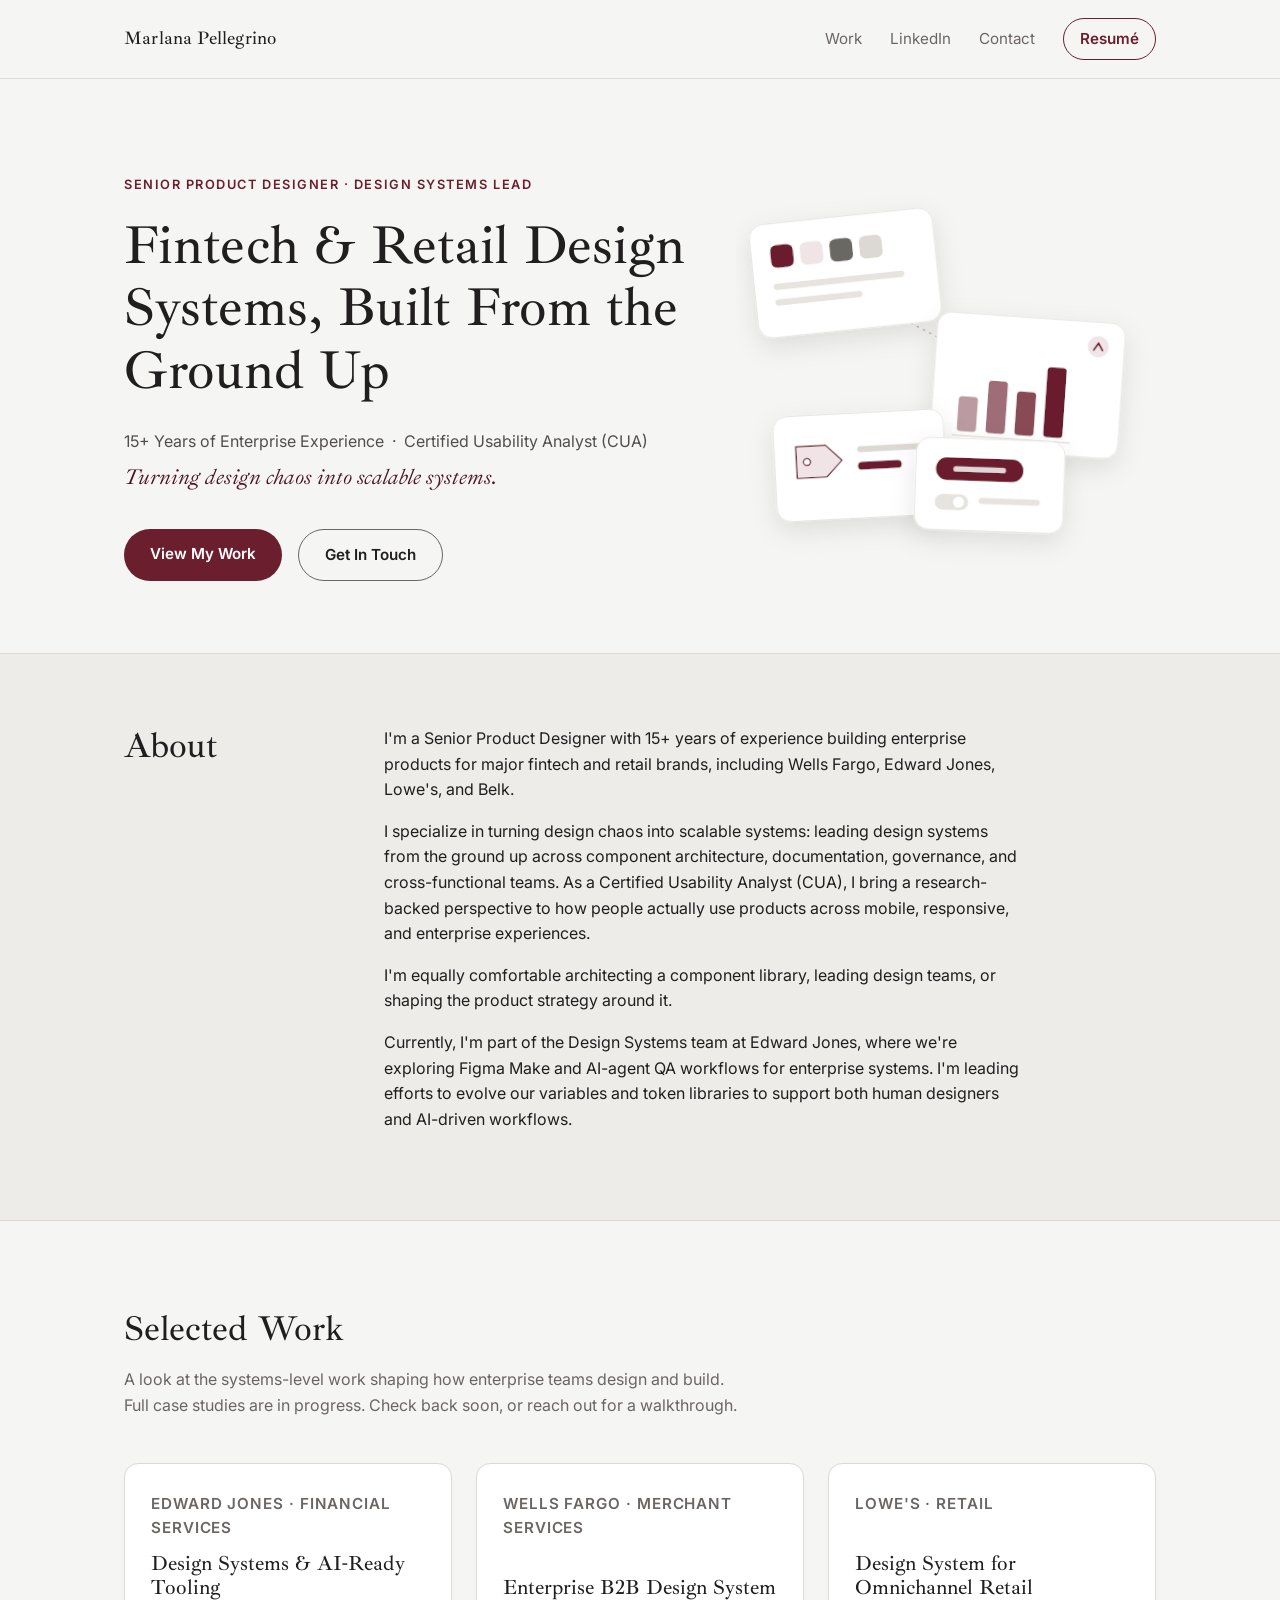
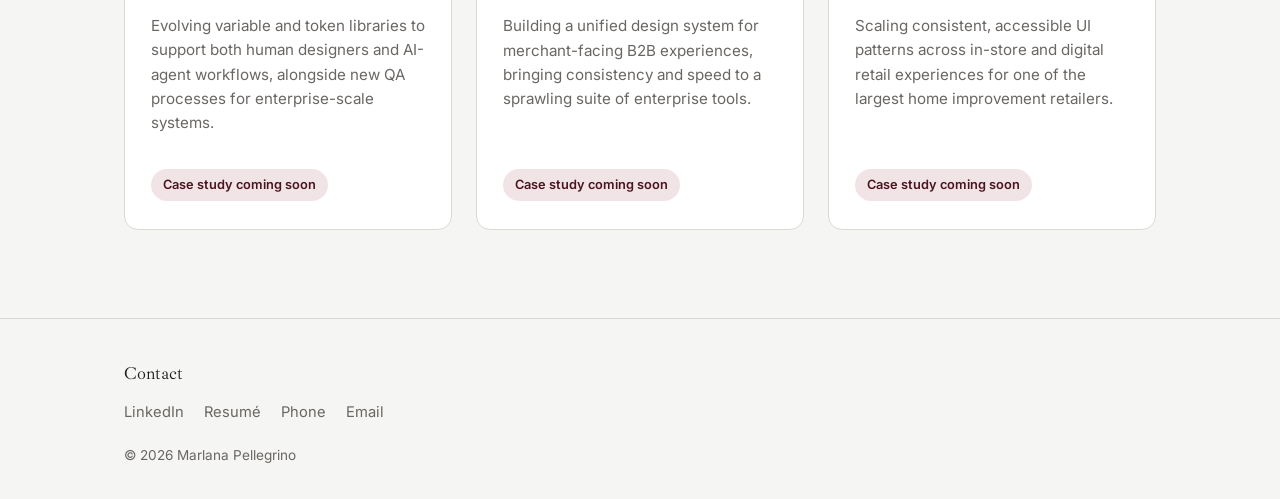
<file: index.html>
<!DOCTYPE html>
<html lang="en">
<head>
<meta charset="UTF-8">
<meta name="viewport" content="width=device-width, initial-scale=1.0">
<title>Marlana Pellegrino | Senior Product Designer &amp; Design Systems Lead</title>
<meta name="description" content="Senior Product Designer &amp; Design Systems Lead with 15+ years building enterprise design systems from the ground up for fintech and retail brands.">

<link rel="preconnect" href="https://fonts.googleapis.com">
<link rel="preconnect" href="https://fonts.gstatic.com" crossorigin>
<link href="https://fonts.googleapis.com/css2?family=Ibarra+Real+Nova:ital,wght@0,400;0,500;0,600;0,700;1,400;1,500&family=Inter:wght@400;500;600;700&display=swap" rel="stylesheet">

<link rel="stylesheet" href="styles.css">
</head>
<body>

<a class="skip-link" href="#main">Skip to content</a>

<header class="site-header" id="top">
  <div class="wrap header-inner">
    <a class="wordmark" href="#top">Marlana Pellegrino</a>

    <button class="nav-toggle" id="navToggle" aria-expanded="false" aria-controls="primaryNav" aria-label="Toggle navigation">
      <span></span><span></span><span></span>
    </button>

    <nav class="primary-nav" id="primaryNav">
      <a href="#work">Work</a>
      <a href="https://www.linkedin.com/in/marlanapellegrino/" target="_blank" rel="noopener">LinkedIn</a>
      <a href="contact.html">Contact</a>
      <!-- TODO: add resume.pdf to the repo root before launch -->
      <a href="resume.pdf" target="_blank" rel="noopener" class="nav-cta">Resumé</a>
    </nav>
  </div>
</header>

<main id="main">

  <section class="hero">
    <div class="wrap hero-grid">
      <div class="hero-content">
        <p class="eyebrow">Senior Product Designer &middot; Design Systems Lead</p>
        <h1>Fintech &amp; Retail Design Systems, Built From the Ground Up</h1>
        <p class="hero-meta">15+ Years of Enterprise Experience &nbsp;&middot;&nbsp; Certified Usability Analyst (CUA)</p>
        <p class="tagline">Turning design chaos into scalable systems.</p>
        <div class="hero-actions">
          <a href="#work" class="btn btn-primary">View My Work</a>
          <a href="contact.html" class="btn btn-ghost">Get In Touch</a>
        </div>
      </div>

      <div class="hero-graphic" aria-hidden="true">
        <svg viewBox="0 0 480 440" xmlns="http://www.w3.org/2000/svg">
          <defs>
            <filter id="cardShadow" x="-40%" y="-40%" width="180%" height="180%">
              <feDropShadow dx="0" dy="10" stdDeviation="14" flood-color="#201e1f" flood-opacity="0.10"/>
            </filter>
          </defs>

          <!-- connecting lines -->
          <g stroke="#c9a3ab" stroke-width="1.5" stroke-dasharray="3 5" fill="none" opacity="0.8">
            <path d="M150 130 L300 210"/>
            <path d="M180 300 L280 330"/>
            <path d="M300 260 L230 320"/>
          </g>
          <circle cx="150" cy="130" r="3.5" fill="#6b1f2e"/>
          <circle cx="300" cy="210" r="3.5" fill="#6b1f2e"/>
          <circle cx="280" cy="330" r="3.5" fill="#6b1f2e"/>

          <!-- Card A: tokens / swatches (back) -->
          <g transform="rotate(-6 120 100)" filter="url(#cardShadow)">
            <rect x="20" y="35" width="210" height="130" rx="16" fill="#ffffff" stroke="#e7e3de"/>
            <rect x="42" y="60" width="26" height="26" rx="7" fill="#6b1f2e"/>
            <rect x="76" y="60" width="26" height="26" rx="7" fill="#f1e4e6"/>
            <rect x="110" y="60" width="26" height="26" rx="7" fill="#6a6863"/>
            <rect x="144" y="60" width="26" height="26" rx="7" fill="#dcd9d4"/>
            <rect x="42" y="104" width="150" height="7" rx="3.5" fill="#e7e3de"/>
            <rect x="42" y="122" width="100" height="7" rx="3.5" fill="#e7e3de"/>
          </g>

          <!-- Card B: growth / fintech metrics -->
          <g transform="rotate(4 330 240)" filter="url(#cardShadow)">
            <rect x="225" y="150" width="215" height="155" rx="16" fill="#ffffff" stroke="#e7e3de"/>
            <circle cx="410" cy="178" r="12" fill="#f1e4e6"/>
            <path d="M405 182 l5 -8 l5 8" stroke="#6b1f2e" stroke-width="2" fill="none" stroke-linecap="round" stroke-linejoin="round"/>
            <rect x="255" y="245" width="22" height="40" rx="4" fill="#6b1f2e" opacity="0.45"/>
            <rect x="288" y="225" width="22" height="60" rx="4" fill="#6b1f2e" opacity="0.65"/>
            <rect x="321" y="235" width="22" height="50" rx="4" fill="#6b1f2e" opacity="0.8"/>
            <rect x="354" y="205" width="22" height="80" rx="4" fill="#6b1f2e"/>
            <line x1="250" y1="290" x2="385" y2="290" stroke="#e7e3de" stroke-width="1.5"/>
          </g>

          <!-- Card C: retail / product tag -->
          <g transform="rotate(-3 130 330)" filter="url(#cardShadow)">
            <rect x="45" y="260" width="195" height="120" rx="16" fill="#ffffff" stroke="#e7e3de"/>
            <path d="M70 295 h34 l18 18 -18 18 h-34 z" fill="#f1e4e6" stroke="#6b1f2e" stroke-width="1.5"/>
            <circle cx="82" cy="313" r="4" fill="#ffffff" stroke="#6b1f2e" stroke-width="1.5"/>
            <rect x="140" y="298" width="80" height="7" rx="3.5" fill="#dcd9d4"/>
            <rect x="140" y="316" width="50" height="9" rx="4.5" fill="#6b1f2e"/>
          </g>

          <!-- Card D: component / interaction (front) -->
          <g transform="rotate(2 300 340)" filter="url(#cardShadow)">
            <rect x="205" y="290" width="170" height="105" rx="16" fill="#ffffff" stroke="#e7e3de"/>
            <rect x="228" y="312" width="100" height="26" rx="13" fill="#6b1f2e"/>
            <rect x="248" y="322" width="60" height="6" rx="3" fill="#f6f5f3" opacity="0.85"/>
            <rect x="228" y="354" width="38" height="18" rx="9" fill="#e7e3de"/>
            <circle cx="255" cy="363" r="7" fill="#ffffff" stroke="#dcd9d4"/>
            <rect x="278" y="357" width="70" height="7" rx="3.5" fill="#e7e3de"/>
          </g>
        </svg>
      </div>
    </div>
  </section>

  <section class="about" id="about">
    <div class="wrap about-grid">
      <h2>About</h2>
      <div class="about-copy">
        <p>I'm a Senior Product Designer with 15+ years of experience building enterprise products for major fintech and retail brands, including Wells Fargo, Edward Jones, Lowe's, and Belk.</p>
        <p>I specialize in turning design chaos into scalable systems: leading design systems from the ground up across component architecture, documentation, governance, and cross-functional teams. As a Certified Usability Analyst (CUA), I bring a research-backed perspective to how people actually use products across mobile, responsive, and enterprise experiences.</p>
        <p>I'm equally comfortable architecting a component library, leading design teams, or shaping the product strategy around it.</p>
        <p>Currently, I'm part of the Design Systems team at Edward Jones, where we're exploring Figma Make and AI-agent QA workflows for enterprise systems. I'm leading efforts to evolve our variables and token libraries to support both human designers and AI-driven workflows.</p>
      </div>
    </div>
  </section>

  <section class="work" id="work">
    <div class="wrap">
      <h2>Selected Work</h2>
      <p class="section-intro">A look at the systems-level work shaping how enterprise teams design and build. Full case studies are in progress. Check back soon, or reach out for a walkthrough.</p>

      <div class="work-grid">

        <article class="work-card">
          <p class="work-tag">Edward Jones &middot; Financial Services</p>
          <h3>Design Systems &amp; AI-Ready Tooling</h3>
          <p>Evolving variable and token libraries to support both human designers and AI-agent workflows, alongside new QA processes for enterprise-scale systems.</p>
          <span class="work-status">Case study coming soon</span>
        </article>

        <article class="work-card">
          <p class="work-tag">Wells Fargo &middot; Merchant Services</p>
          <h3>Enterprise B2B Design System</h3>
          <p>Building a unified design system for merchant-facing B2B experiences, bringing consistency and speed to a sprawling suite of enterprise tools.</p>
          <span class="work-status">Case study coming soon</span>
        </article>

        <article class="work-card">
          <p class="work-tag">Lowe's &middot; Retail</p>
          <h3>Design System for Omnichannel Retail</h3>
          <p>Scaling consistent, accessible UI patterns across in-store and digital retail experiences for one of the largest home improvement retailers.</p>
          <span class="work-status">Case study coming soon</span>
        </article>

      </div>
    </div>
  </section>

</main>

<footer class="site-footer">
  <div class="wrap">
    <p class="footer-heading">Contact</p>
    <div class="footer-links">
      <a href="https://www.linkedin.com/in/marlanapellegrino/" target="_blank" rel="noopener">LinkedIn</a>
      <a href="resume.pdf" target="_blank" rel="noopener">Resumé</a>
      <a href="tel:+16175011890">Phone</a>
      <a href="mailto:marlanapellegrino76@gmail.com">Email</a>
    </div>
    <p class="footer-copyright">&copy; <span id="year"></span> Marlana Pellegrino</p>
  </div>
</footer>

<script src="script.js"></script>
</body>
</html>
</file>
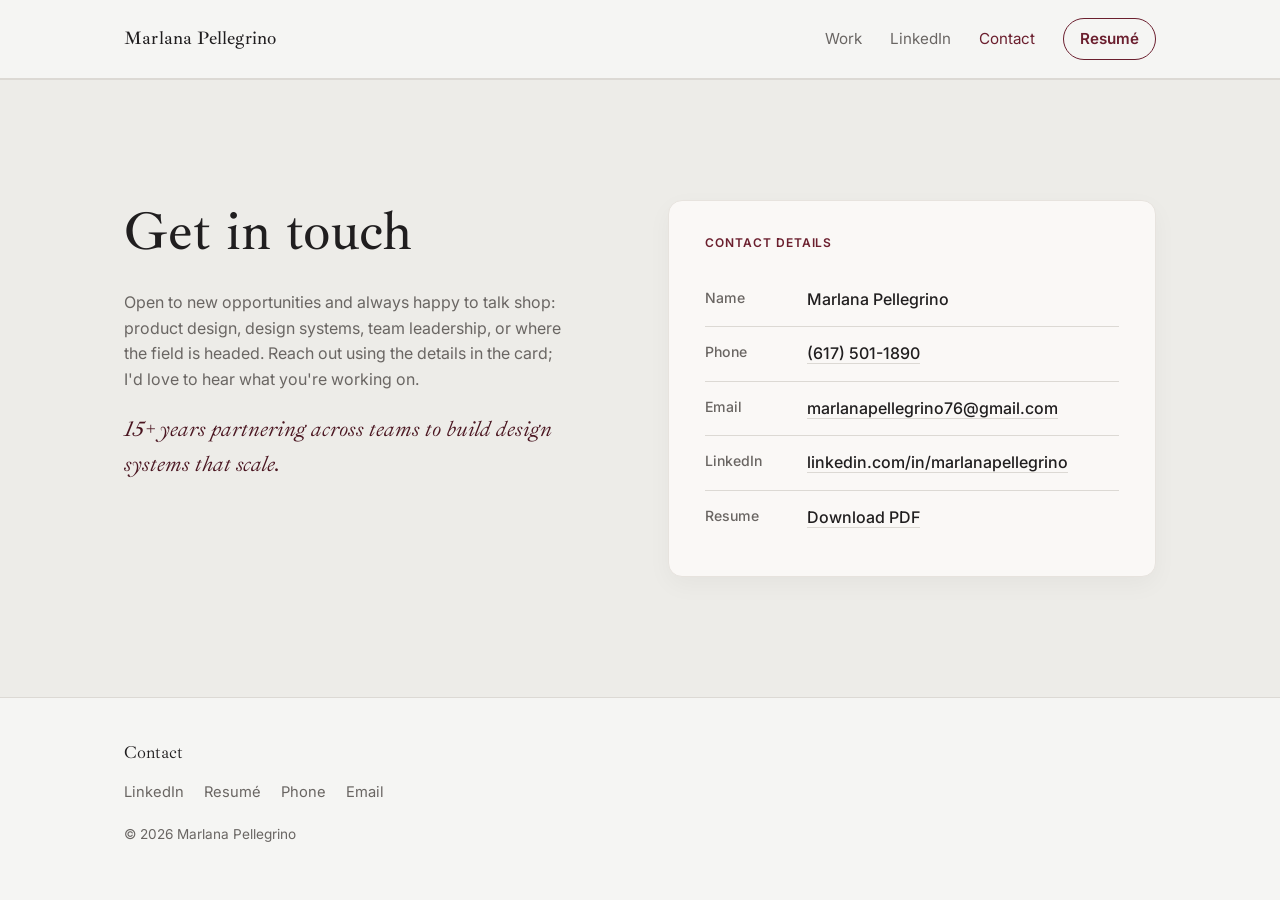
<file: contact.html>
<!DOCTYPE html>
<html lang="en">
<head>
<meta charset="UTF-8">
<meta name="viewport" content="width=device-width, initial-scale=1.0">
<title>Contact | Marlana Pellegrino</title>
<meta name="description" content="Get in touch with Marlana Pellegrino, Senior Product Designer &amp; Design Systems Lead.">

<link rel="preconnect" href="https://fonts.googleapis.com">
<link rel="preconnect" href="https://fonts.gstatic.com" crossorigin>
<link href="https://fonts.googleapis.com/css2?family=Ibarra+Real+Nova:ital,wght@0,400;0,500;0,600;0,700;1,400;1,500&family=Inter:wght@400;500;600;700&display=swap" rel="stylesheet">

<link rel="stylesheet" href="styles.css">
</head>
<body>

<a class="skip-link" href="#main">Skip to content</a>

<header class="site-header">
  <div class="wrap header-inner">
    <a class="wordmark" href="index.html">Marlana Pellegrino</a>

    <button class="nav-toggle" id="navToggle" aria-expanded="false" aria-controls="primaryNav" aria-label="Toggle navigation">
      <span></span><span></span><span></span>
    </button>

    <nav class="primary-nav" id="primaryNav">
      <a href="index.html#work">Work</a>
      <a href="https://www.linkedin.com/in/marlanapellegrino/" target="_blank" rel="noopener">LinkedIn</a>
      <a href="contact.html" aria-current="page">Contact</a>
      <!-- TODO: add resume.pdf to the repo root before launch -->
      <a href="resume.pdf" target="_blank" rel="noopener" class="nav-cta">Resumé</a>
    </nav>
  </div>
</header>

<main id="main">

  <section class="contact contact-page">
    <div class="wrap contact-grid">
      <div class="contact-intro">
        <h1>Get in touch</h1>
        <p>Open to new opportunities and always happy to talk shop: product design, design systems, team leadership, or where the field is headed. Reach out using the details in the card; I'd love to hear what you're working on.</p>
        <p class="tagline">15+ years partnering across teams to build design systems that scale.</p>
      </div>

      <div class="contact-card">
        <p class="contact-card-label">Contact Details</p>
        <dl class="contact-details">
          <div class="contact-row">
            <dt>Name</dt>
            <dd>Marlana Pellegrino</dd>
          </div>
          <div class="contact-row">
            <dt>Phone</dt>
            <dd><a href="tel:+16175011890">(617) 501-1890</a></dd>
          </div>
          <div class="contact-row">
            <dt>Email</dt>
            <dd><a href="mailto:marlanapellegrino76@gmail.com">marlanapellegrino76@gmail.com</a></dd>
          </div>
          <div class="contact-row">
            <dt>LinkedIn</dt>
            <dd><a href="https://www.linkedin.com/in/marlanapellegrino/" target="_blank" rel="noopener">linkedin.com/in/marlanapellegrino</a></dd>
          </div>
          <div class="contact-row">
            <dt>Resume</dt>
            <dd><a href="resume.pdf" target="_blank" rel="noopener">Download PDF</a></dd>
          </div>
        </dl>
      </div>
    </div>
  </section>

</main>

<footer class="site-footer">
  <div class="wrap">
    <p class="footer-heading">Contact</p>
    <div class="footer-links">
      <a href="https://www.linkedin.com/in/marlanapellegrino/" target="_blank" rel="noopener">LinkedIn</a>
      <a href="resume.pdf" target="_blank" rel="noopener">Resumé</a>
      <a href="tel:+16175011890">Phone</a>
      <a href="mailto:marlanapellegrino76@gmail.com">Email</a>
    </div>
    <p class="footer-copyright">&copy; <span id="year"></span> Marlana Pellegrino</p>
  </div>
</footer>

<script src="script.js"></script>
</body>
</html>
</file>
<file: styles.css>
/* ===========================================================
   Marlana Pellegrino: Portfolio
   Palette: neutral off-white, warm grays, deep burgundy accent
   Fonts: Ibarra Real Nova (display) + Inter (body/UI)
=========================================================== */

:root {
  --bg: #f5f5f3;
  --bg-alt: #edece8;
  --ink: #201e1f;
  --ink-soft: #6a6663;
  --line: #dcd9d4;
  --burgundy: #6b1f2e;
  --burgundy-deep: #4a1520;
  --burgundy-tint: #f1e4e6;

  --font-display: 'Ibarra Real Nova', Georgia, serif;
  --font-body: 'Inter', -apple-system, BlinkMacSystemFont, 'Segoe UI', sans-serif;

  --max-width: 1080px;
}

* { box-sizing: border-box; }

html { scroll-behavior: smooth; }

body {
  margin: 0;
  background: var(--bg);
  color: var(--ink);
  font-family: var(--font-body);
  line-height: 1.6;
  -webkit-font-smoothing: antialiased;
}

h1, h2, h3 {
  font-family: var(--font-display);
  color: var(--ink);
  margin: 0 0 0.5em;
  line-height: 1.15;
  font-weight: 500;
}

h1 { font-size: clamp(2.1rem, 4.5vw, 3.4rem); }
h2 { font-size: clamp(1.6rem, 3vw, 2.2rem); }
h3 { font-size: 1.3rem; }

p { margin: 0 0 1em; color: var(--ink); }

a { color: inherit; }

.wrap {
  max-width: var(--max-width);
  margin: 0 auto;
  padding: 0 24px;
}

.skip-link {
  position: absolute;
  left: -999px;
  top: 0;
  background: var(--burgundy);
  color: #fff;
  padding: 10px 16px;
  z-index: 100;
}
.skip-link:focus { left: 12px; top: 12px; }

/* ---------- Focus states ---------- */

a:focus-visible,
button:focus-visible {
  outline: 2px solid var(--burgundy);
  outline-offset: 2px;
  border-radius: 4px;
}

.nav-cta:focus-visible,
.btn:focus-visible {
  outline-offset: 3px;
}

/* ---------- Header / Nav ---------- */

.site-header {
  position: sticky;
  top: 0;
  z-index: 50;
  background: rgba(245, 245, 243, 0.92);
  backdrop-filter: saturate(140%) blur(6px);
  border-bottom: 1px solid var(--line);
}

.header-inner {
  display: flex;
  align-items: center;
  justify-content: space-between;
  padding-top: 18px;
  padding-bottom: 18px;
}

.wordmark {
  font-family: var(--font-display);
  font-size: 1.15rem;
  font-weight: 500;
  text-decoration: none;
  color: var(--ink);
  letter-spacing: 0.01em;
}

.primary-nav {
  display: flex;
  align-items: center;
  gap: 28px;
  font-size: 0.95rem;
}

.primary-nav a {
  text-decoration: none;
  color: var(--ink-soft);
  transition: color 0.15s ease;
}

.primary-nav a:hover { color: var(--burgundy); }

.nav-cta {
  color: var(--burgundy) !important;
  font-weight: 600;
  border: 1px solid var(--burgundy);
  padding: 8px 16px;
  border-radius: 999px;
}

.nav-cta:hover {
  background: var(--burgundy);
  color: #fff !important;
}

.nav-toggle {
  display: none;
  flex-direction: column;
  gap: 5px;
  background: none;
  border: none;
  cursor: pointer;
  padding: 6px;
}

.nav-toggle span {
  width: 24px;
  height: 2px;
  background: var(--ink);
  display: block;
}

/* ---------- Hero ---------- */

.hero {
  padding: 96px 0 72px;
  text-align: left;
  overflow: hidden;
}

.hero-grid {
  display: grid;
  grid-template-columns: minmax(0, 1fr) minmax(0, 420px);
  gap: 40px;
  align-items: center;
}

.hero-graphic svg {
  width: 100%;
  height: auto;
  display: block;
}

.eyebrow {
  text-transform: uppercase;
  letter-spacing: 0.12em;
  font-size: 0.8rem;
  font-weight: 600;
  color: var(--burgundy);
  margin-bottom: 18px;
}

.hero h1 { max-width: 780px; }

.hero-meta {
  color: #524e4b;
  font-size: 1rem;
  margin-top: 18px;
  margin-bottom: 6px;
}

.tagline {
  font-family: var(--font-display);
  font-style: italic;
  font-size: 1.35rem;
  color: var(--burgundy-deep);
  margin-top: 4px;
  margin-bottom: 34px;
}

.hero-actions {
  display: flex;
  gap: 16px;
  flex-wrap: wrap;
}

.btn {
  display: inline-block;
  padding: 13px 26px;
  border-radius: 999px;
  text-decoration: none;
  font-weight: 600;
  font-size: 0.95rem;
  transition: all 0.15s ease;
}

.btn-primary {
  background: var(--burgundy);
  color: #fff !important;
}
.btn-primary:hover { background: var(--burgundy-deep); }

.btn-ghost {
  border: 1px solid var(--ink-soft);
  color: var(--ink) !important;
  background: transparent;
}
.btn-ghost:hover { border-color: var(--burgundy); color: var(--burgundy) !important; }

/* ---------- About ---------- */

.about {
  background: var(--bg-alt);
  padding: 72px 0;
  border-top: 1px solid var(--line);
  border-bottom: 1px solid var(--line);
}

.about-grid {
  display: grid;
  grid-template-columns: 220px 1fr;
  gap: 40px;
}

.about-copy { max-width: 640px; }

/* ---------- Work ---------- */

.work { padding: 88px 0; }

.section-intro {
  color: var(--ink-soft);
  max-width: 620px;
  margin-bottom: 44px;
}

.work-grid {
  display: grid;
  grid-template-columns: repeat(3, 1fr);
  gap: 24px;
}

.work-card {
  background: #fff;
  border: 1px solid var(--line);
  border-radius: 14px;
  padding: 28px 26px;
  display: flex;
  flex-direction: column;
  gap: 8px;
  transition: box-shadow 0.2s ease, transform 0.2s ease;
}

.work-card:hover {
  box-shadow: 0 12px 28px rgba(32, 30, 31, 0.08);
  transform: translateY(-2px);
}

.work-tag {
  text-transform: uppercase;
  letter-spacing: 0.06em;
  font-size: 0.72rem;
  font-weight: 600;
  color: var(--burgundy);
  margin-bottom: 4px;
}

.work-card h3 { margin-bottom: 6px; }

.work-card p {
  color: var(--ink-soft);
  font-size: 0.95rem;
  flex-grow: 1;
}

.work-status {
  display: inline-block;
  margin-top: 10px;
  font-size: 0.8rem;
  font-weight: 600;
  color: var(--burgundy-deep);
  background: var(--burgundy-tint);
  padding: 6px 12px;
  border-radius: 999px;
  width: fit-content;
}

/* ---------- Contact ---------- */

.contact {
  background: var(--bg-alt);
  padding: 88px 0 96px;
  text-align: left;
  border-top: 1px solid var(--line);
}

.contact-page {
  min-height: calc(100vh - 300px);
  padding: 120px 0;
}

.contact-page .eyebrow { margin-bottom: 18px; }

.primary-nav a[aria-current="page"] {
  color: var(--burgundy);
}

.contact-grid {
  display: grid;
  grid-template-columns: 1fr 1fr;
  gap: 56px;
  align-items: start;
}

.contact-intro p {
  color: var(--ink-soft);
  max-width: 440px;
}

.contact-intro .tagline {
  color: var(--burgundy-deep);
  margin-top: 20px;
}

.contact-card {
  background: #faf8f6;
  border: 1px solid #e7e3de;
  border-radius: 14px;
  padding: 32px 36px;
  box-shadow: 0 8px 24px rgba(32, 30, 31, 0.04);
}

.contact-card-label {
  text-transform: uppercase;
  letter-spacing: 0.08em;
  font-size: 0.75rem;
  font-weight: 600;
  color: var(--burgundy);
  margin-bottom: 20px;
}

.contact-details {
  margin: 0;
}

.contact-row {
  display: grid;
  grid-template-columns: 90px 1fr;
  gap: 12px;
  padding: 14px 0;
  border-bottom: 1px solid var(--line);
}

.contact-row:last-child { border-bottom: none; }

.contact-row dt {
  color: var(--ink-soft);
  font-size: 0.88rem;
  font-weight: 500;
}

.contact-row dd {
  margin: 0;
  font-weight: 500;
}

.contact-row dd a {
  color: var(--ink);
  text-decoration: none;
  border-bottom: 1px solid var(--line);
}

.contact-row dd a:hover {
  color: var(--burgundy);
  border-color: var(--burgundy);
}

/* ---------- Footer ---------- */

.site-footer {
  border-top: 1px solid var(--line);
  padding: 40px 0 32px;
  text-align: left;
}

.footer-heading {
  font-family: var(--font-display);
  font-size: 1.1rem;
  margin-bottom: 14px;
}

.footer-links {
  display: flex;
  flex-wrap: wrap;
  gap: 20px;
  margin-bottom: 20px;
}

.footer-links a {
  text-decoration: none;
  color: var(--ink-soft);
  font-size: 0.92rem;
}
.footer-links a:hover { color: var(--burgundy); }

.footer-copyright {
  color: var(--ink-soft);
  font-size: 0.85rem;
  margin: 0;
}

/* ---------- Responsive ---------- */

@media (max-width: 860px) {
  .work-grid { grid-template-columns: 1fr 1fr; }
  .about-grid { grid-template-columns: 1fr; gap: 16px; }
  .contact-grid { grid-template-columns: 1fr; gap: 32px; }
  .hero-grid { grid-template-columns: 1fr; }
  .hero-graphic { max-width: 360px; margin: 8px auto 0; order: 2; }
}

@media (max-width: 640px) {
  .nav-toggle { display: flex; }

  .primary-nav {
    position: absolute;
    top: 100%;
    left: 0;
    right: 0;
    background: var(--bg);
    border-bottom: 1px solid var(--line);
    flex-direction: column;
    align-items: flex-start;
    gap: 0;
    padding: 8px 24px 20px;
    display: none;
  }

  .primary-nav.open { display: flex; }

  .primary-nav a {
    width: 100%;
    padding: 12px 0;
    border-bottom: 1px solid var(--line);
  }

  .nav-cta {
    margin-top: 12px;
    text-align: center;
    border-radius: 999px;
  }

  .work-grid { grid-template-columns: 1fr; }
  .hero { padding: 64px 0 56px; }
}
</file>
